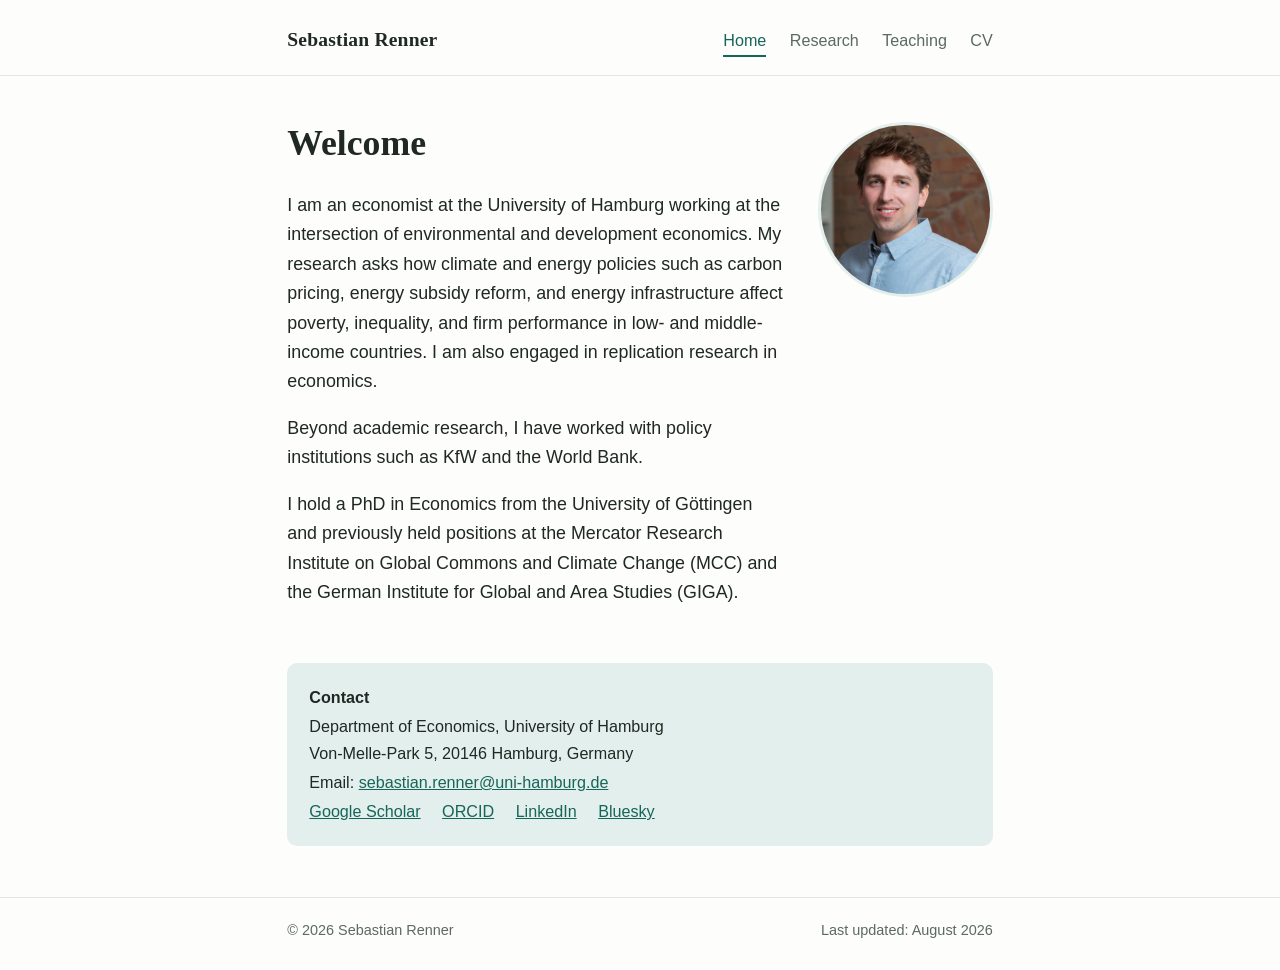
<file: index.html>
<!DOCTYPE html>
<html lang="en">
<head>
<meta charset="utf-8">
<meta name="viewport" content="width=device-width, initial-scale=1">
<title>Sebastian Renner — Environmental &amp; Development Economist</title>
<meta name="description" content="Sebastian Renner is an economist at the University of Hamburg working at the intersection of environmental and development economics.">
<meta property="og:title" content="Sebastian Renner">
<meta property="og:description" content="Economist at the University of Hamburg working at the intersection of environmental and development economics.">
<meta property="og:url" content="https://sebastian-renner.github.io/">
<meta property="og:image" content="https://sebastian-renner.github.io/assets/photo.jpg">
<meta property="og:type" content="profile">
<meta name="twitter:card" content="summary">
<link rel="icon" href="assets/favicon.svg" type="image/svg+xml">
<link rel="stylesheet" href="css/style.css">
</head>
<body>

<header class="site">
  <div class="wrap">
    <a class="name" href="index.html">Sebastian Renner</a>
    <nav>
      <a href="index.html" aria-current="page">Home</a>
      <a href="research.html">Research</a>
      <a href="teaching.html">Teaching</a>
      <a href="cv.html">CV</a>
    </nav>
  </div>
</header>

<main>
  <div class="wrap">
    <div class="intro">
      <div class="intro-text">
        <h1>Welcome</h1>
        <p class="lede">I am an economist at the University of Hamburg working at the
        intersection of environmental and development economics. My research asks how
        climate and energy policies such as carbon pricing, energy subsidy reform, and
        energy infrastructure affect poverty, inequality, and firm performance in low-
        and middle-income countries. I am also engaged in replication research in
        economics.</p>
        <p class="lede">Beyond academic research, I have worked with policy institutions
        such as KfW and the World Bank.</p>
        <p class="lede">I hold a PhD in Economics from the University of Göttingen and
        previously held positions at the Mercator Research Institute on Global Commons
        and Climate Change (MCC) and the German Institute for Global and Area Studies
        (GIGA).</p>
      </div>
      <img class="portrait" src="assets/photo.jpg" alt="Portrait of Sebastian Renner">
    </div>

    <div class="contact">
      <span class="row"><strong>Contact</strong></span>
      <span class="row">Department of Economics, University of Hamburg<br>
      Von-Melle-Park 5, 20146 Hamburg, Germany</span>
      <span class="row">Email: <a id="mail" href="#">please enable JavaScript</a></span>
      <span class="row social">
        <a href="https://scholar.google.com/citations?user=PYekVFMAAAAJ">Google Scholar</a>
        <a href="https://orcid.org/0000-0002-9448-3386">ORCID</a>
        <a href="https://www.linkedin.com/in/sebastian-renner-74776a75">LinkedIn</a>
        <a href="https://bsky.app/profile/sebrenner.bsky.social">Bluesky</a>
      </span>
    </div>
  </div>
</main>

<footer>
  <div class="wrap">
    <span>© 2026 Sebastian Renner</span>
    <span>Last updated: August 2026</span>
  </div>
</footer>

<script>
  (function () {
    var u = ['sebastian', 'renner'].join('.');
    var d = ['uni-hamburg', 'de'].join('.');
    var a = u + '@' + d;
    var el = document.getElementById('mail');
    el.href = 'mai' + 'lto:' + a;
    el.textContent = a;
  })();
</script>

</body>
</html>
</file>
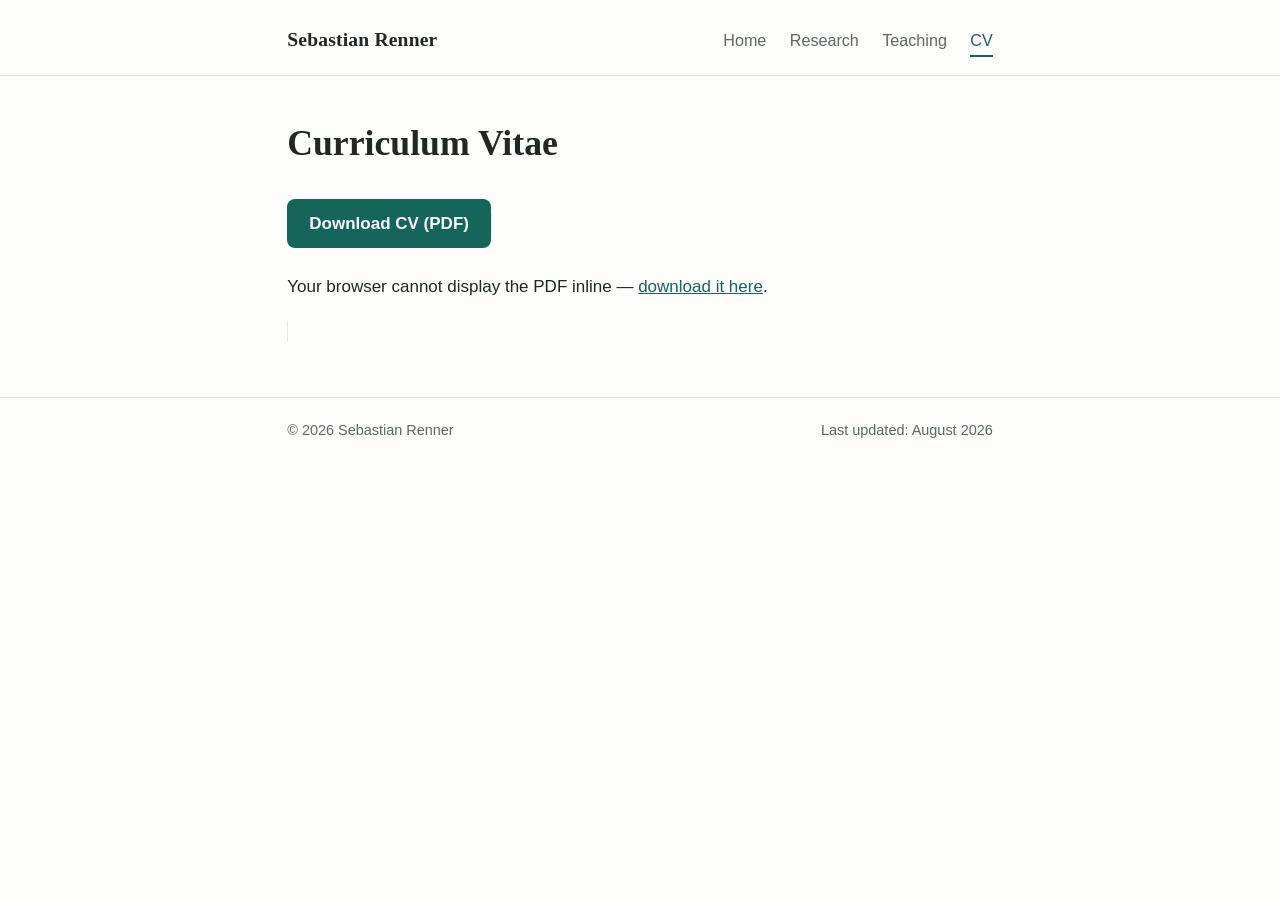
<file: cv.html>
<!DOCTYPE html>
<html lang="en">
<head>
<meta charset="utf-8">
<meta name="viewport" content="width=device-width, initial-scale=1">
<title>CV — Sebastian Renner</title>
<meta name="description" content="Curriculum vitae of Sebastian Renner, University of Hamburg.">
<meta property="og:title" content="CV — Sebastian Renner">
<meta property="og:description" content="Curriculum vitae of Sebastian Renner, University of Hamburg.">
<meta property="og:url" content="https://sebastian-renner.github.io/cv.html">
<meta property="og:image" content="https://sebastian-renner.github.io/assets/photo.jpg">
<meta property="og:type" content="website">
<meta name="twitter:card" content="summary">
<link rel="icon" href="assets/favicon.svg" type="image/svg+xml">
<link rel="stylesheet" href="css/style.css">
</head>
<body>

<header class="site">
  <div class="wrap">
    <a class="name" href="index.html">Sebastian Renner</a>
    <nav>
      <a href="index.html">Home</a>
      <a href="research.html">Research</a>
      <a href="teaching.html">Teaching</a>
      <a href="cv.html" aria-current="page">CV</a>
    </nav>
  </div>
</header>

<main>
  <div class="wrap">
    <h1>Curriculum Vitae</h1>
    <a class="btn" href="assets/CV_Renner.pdf" download>Download CV (PDF)</a>
    <object class="pdf-frame" data="assets/CV_Renner.pdf" type="application/pdf">
      <p>Your browser cannot display the PDF inline —
      <a href="assets/CV_Renner.pdf">download it here</a>.</p>
    </object>
  </div>
</main>

<footer>
  <div class="wrap">
    <span>© 2026 Sebastian Renner</span>
    <span>Last updated: August 2026</span>
  </div>
</footer>

</body>
</html>
</file>
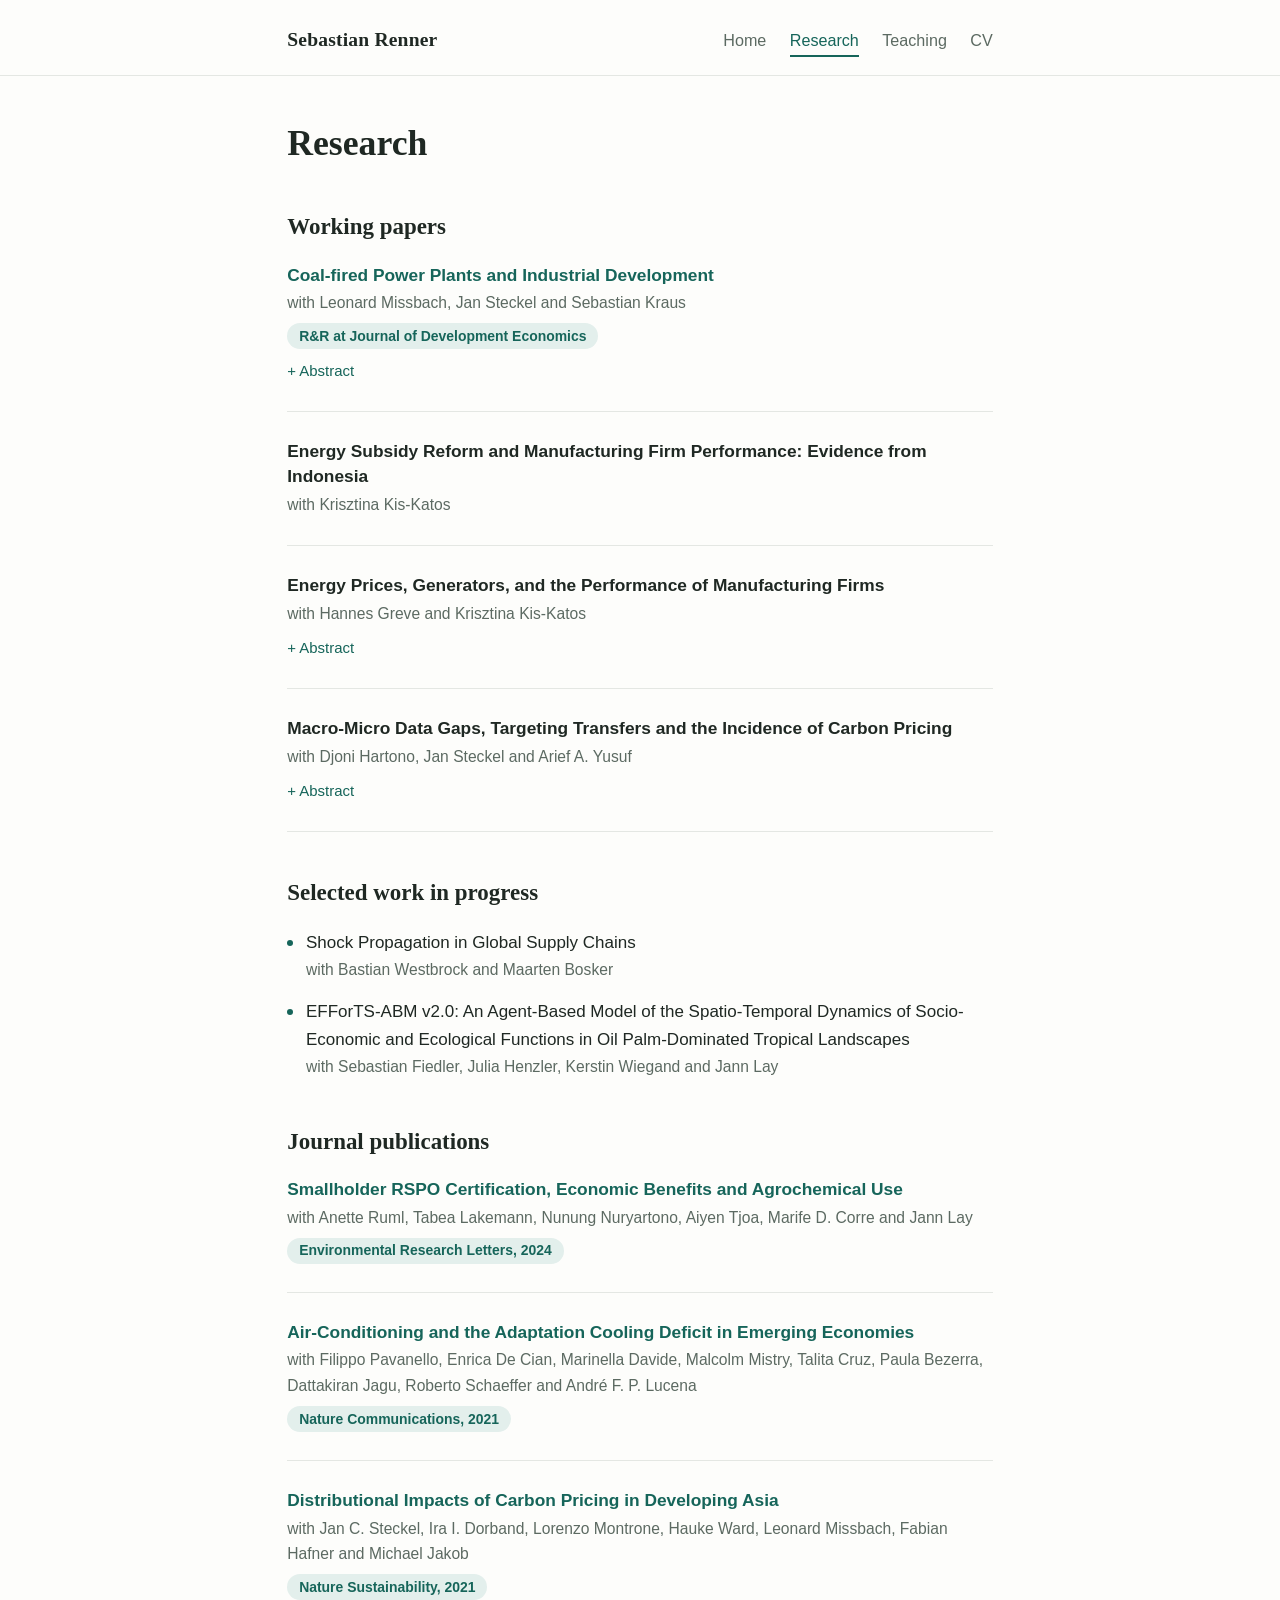
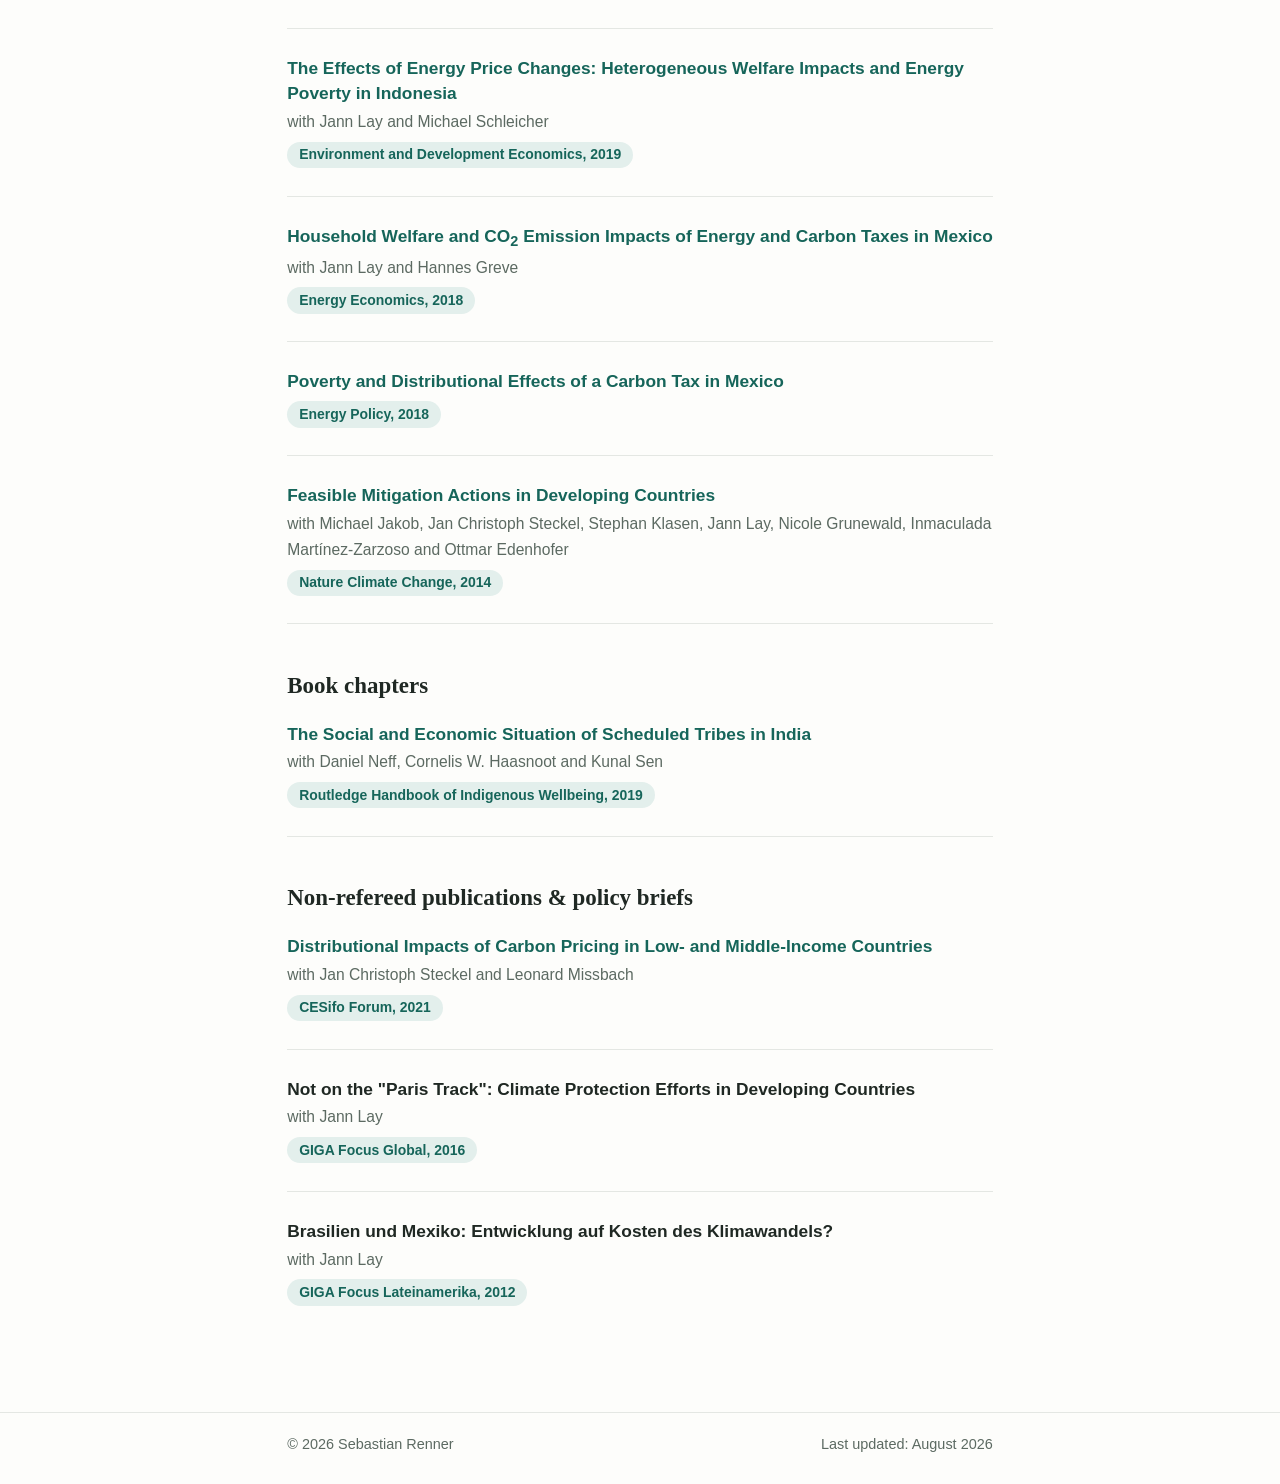
<file: research.html>
<!DOCTYPE html>
<html lang="en">
<head>
<meta charset="utf-8">
<meta name="viewport" content="width=device-width, initial-scale=1">
<title>Research — Sebastian Renner</title>
<meta name="description" content="Working papers and publications by Sebastian Renner in environmental and development economics.">
<meta property="og:title" content="Research — Sebastian Renner">
<meta property="og:description" content="Working papers and publications in environmental and development economics.">
<meta property="og:url" content="https://sebastian-renner.github.io/research.html">
<meta property="og:image" content="https://sebastian-renner.github.io/assets/photo.jpg">
<meta property="og:type" content="website">
<meta name="twitter:card" content="summary">
<link rel="icon" href="assets/favicon.svg" type="image/svg+xml">
<link rel="stylesheet" href="css/style.css">
</head>
<body>

<header class="site">
  <div class="wrap">
    <a class="name" href="index.html">Sebastian Renner</a>
    <nav>
      <a href="index.html">Home</a>
      <a href="research.html" aria-current="page">Research</a>
      <a href="teaching.html">Teaching</a>
      <a href="cv.html">CV</a>
    </nav>
  </div>
</header>

<main>
  <div class="wrap">
    <h1>Research</h1>

    <h2>Working papers</h2>

    <div class="paper">
      <div class="title"><a href="https://www.econstor.eu/bitstream/10419/300209/1/Missbach-Coal-fired-power-plants.pdf">Coal-fired Power Plants and Industrial Development</a></div>
      <div class="authors">with Leonard Missbach, Jan Steckel and Sebastian Kraus</div>
      <span class="venue">R&amp;R at Journal of Development Economics</span>
      <details>
        <summary>Abstract</summary>
        <p>Past periods of industrial development have gone hand in hand with the burning of coal,
        but there is little evidence on the effects of coal infrastructure on manufacturing growth
        in today's industrializing economies. We quantify the direct and indirect effects of
        coal-fired power plant commissioning on local incumbent manufacturing firms in Indonesia
        during a coal phase-in period between 1984 and 2015. We analyze spatially and temporally
        explicit manufacturing and power plant data in a stacked difference-in-difference
        framework. Leveraging quasi-random variation in treatment timing, we show that coal-fired
        power plants have led incumbent larger firms to increase employment, inputs, and outputs.
        In contrast, smaller firms remained unaffected. We identify mediating channels including
        improved electricity supply and transportation infrastructure, and increased competition
        for labor. Ongoing efforts to reduce global coal capacity need to take such effects into
        account.</p>
      </details>
    </div>

    <div class="paper">
      <div class="title">Energy Subsidy Reform and Manufacturing Firm Performance: Evidence from Indonesia</div>
      <div class="authors">with Krisztina Kis-Katos</div>
    </div>

    <div class="paper">
      <div class="title">Energy Prices, Generators, and the Performance of Manufacturing Firms</div>
      <div class="authors">with Hannes Greve and Krisztina Kis-Katos</div>
      <details>
        <summary>Abstract</summary>
        <p>Energy price subsidies and the use of generators by firms are common in low- and
        middle-income countries, leading to a critical mix of inefficient production structures.
        In the context of often unreliable electricity supply infrastructure, targeted subsidy
        reductions for fuel and electricity are politically challenging due to fears of adverse
        effects on production, further complicated by the widespread use of generators. We exploit
        a large energy subsidy reduction policy using a rich panel data set of manufacturing firms
        in Indonesia to estimate the impact on the performance of manufacturing firms. We find
        that firms experience slightly lower productivity and reduce output by lowering inputs of
        energy, materials, capital, and labor. Increases in diesel tariffs lead to nonadoption,
        while increases in electricity tariffs appear to lead to adoption of generator use. We
        also find that generator-dependent firms reduce total output, value added, material
        inputs, and labor relative to other firms as fuel tariffs increase. Our findings have
        important implications for the design of climate and energy policies, particularly in
        contexts where many firms rely on generators for electricity generation.</p>
      </details>
    </div>

    <div class="paper">
      <div class="title">Macro-Micro Data Gaps, Targeting Transfers and the Incidence of Carbon Pricing</div>
      <div class="authors">with Djoni Hartono, Jan Steckel and Arief A. Yusuf</div>
      <details>
        <summary>Abstract</summary>
        <p>Our analysis explores the full range of the vertical and horizontal distributional
        impacts of carbon pricing, while addressing two important issues prevalent in low- and
        middle-income countries. First, there is a large observed gap between survey based and
        national accounts aggregates of household income. We address this gap by adjusting the
        survey based income distribution with correction factors based on detailed national
        accounts data and simulated distribution functions. Ignoring this data gap is shown to
        severely underestimate income inequality and results in skewed distributional impacts.
        Beyond this measurement issue, the second focus is on the institutional capacity for
        redistribution via social transfers. We identify available revenue recycling scenarios,
        drawing both on hypothetical and existing social transfer schemes in Indonesia, including
        unconditional cash transfers based on social registry information. While all revenue
        recycling schemes significantly reduce the average burden, available targeting mechanisms
        of social protection infrastructure are imperfect and exclude a substantial share of poor
        and vulnerable households. Our study has important implications beyond environmental
        policy, illustrating the empirical challenges of understanding the distributional
        implications of economic shocks in LMICs.</p>
      </details>
    </div>

    <h2>Selected work in progress</h2>

    <ul class="plain">
      <li>Shock Propagation in Global Supply Chains
        <div class="authors">with Bastian Westbrock and Maarten Bosker</div></li>
      <li>EFForTS-ABM v2.0: An Agent-Based Model of the Spatio-Temporal Dynamics of Socio-Economic and Ecological Functions in Oil Palm-Dominated Tropical Landscapes
        <div class="authors">with Sebastian Fiedler, Julia Henzler, Kerstin Wiegand and Jann Lay</div></li>
    </ul>

    <h2>Journal publications</h2>

    <div class="paper">
      <div class="title"><a href="https://doi.org/10.1088/1748-9326/ad8367">Smallholder RSPO Certification, Economic Benefits and Agrochemical Use</a></div>
      <div class="authors">with Anette Ruml, Tabea Lakemann, Nunung Nuryartono, Aiyen Tjoa, Marife D. Corre and Jann Lay</div>
      <span class="venue">Environmental Research Letters, 2024</span>
    </div>

    <div class="paper">
      <div class="title"><a href="https://doi.org/10.1038/s41467-021-26592-2">Air-Conditioning and the Adaptation Cooling Deficit in Emerging Economies</a></div>
      <div class="authors">with Filippo Pavanello, Enrica De Cian, Marinella Davide, Malcolm Mistry, Talita Cruz, Paula Bezerra, Dattakiran Jagu, Roberto Schaeffer and André F. P. Lucena</div>
      <span class="venue">Nature Communications, 2021</span>
    </div>

    <div class="paper">
      <div class="title"><a href="https://doi.org/10.1038/s41893-021-00758-8">Distributional Impacts of Carbon Pricing in Developing Asia</a></div>
      <div class="authors">with Jan C. Steckel, Ira I. Dorband, Lorenzo Montrone, Hauke Ward, Leonard Missbach, Fabian Hafner and Michael Jakob</div>
      <span class="venue">Nature Sustainability, 2021</span>
    </div>

    <div class="paper">
      <div class="title"><a href="https://doi.org/10.1017/S1355770X18000402">The Effects of Energy Price Changes: Heterogeneous Welfare Impacts and Energy Poverty in Indonesia</a></div>
      <div class="authors">with Jann Lay and Michael Schleicher</div>
      <span class="venue">Environment and Development Economics, 2019</span>
    </div>

    <div class="paper">
      <div class="title"><a href="https://doi.org/10.1016/j.eneco.2018.04.009">Household Welfare and CO<sub>2</sub> Emission Impacts of Energy and Carbon Taxes in Mexico</a></div>
      <div class="authors">with Jann Lay and Hannes Greve</div>
      <span class="venue">Energy Economics, 2018</span>
    </div>

    <div class="paper">
      <div class="title"><a href="https://doi.org/10.1016/j.enpol.2017.10.011">Poverty and Distributional Effects of a Carbon Tax in Mexico</a></div>
      <span class="venue">Energy Policy, 2018</span>
    </div>

    <div class="paper">
      <div class="title"><a href="https://doi.org/10.1038/nclimate2370">Feasible Mitigation Actions in Developing Countries</a></div>
      <div class="authors">with Michael Jakob, Jan Christoph Steckel, Stephan Klasen, Jann Lay, Nicole Grunewald, Inmaculada Martínez-Zarzoso and Ottmar Edenhofer</div>
      <span class="venue">Nature Climate Change, 2014</span>
    </div>

    <h2>Book chapters</h2>

    <div class="paper">
      <div class="title"><a href="https://doi.org/10.4324/9781351051262">The Social and Economic Situation of Scheduled Tribes in India</a></div>
      <div class="authors">with Daniel Neff, Cornelis W. Haasnoot and Kunal Sen</div>
      <span class="venue">Routledge Handbook of Indigenous Wellbeing, 2019</span>
    </div>

    <h2>Non-refereed publications &amp; policy briefs</h2>

    <div class="paper">
      <div class="title"><a href="https://www.cesifo.org/DocDL/CESifo-Forum-2021-5-steckel-renner-missbach-carbon-pricing-september.pdf">Distributional Impacts of Carbon Pricing in Low- and Middle-Income Countries</a></div>
      <div class="authors">with Jan Christoph Steckel and Leonard Missbach</div>
      <span class="venue">CESifo Forum, 2021</span>
    </div>

    <div class="paper">
      <div class="title">Not on the "Paris Track": Climate Protection Efforts in Developing Countries</div>
      <div class="authors">with Jann Lay</div>
      <span class="venue">GIGA Focus Global, 2016</span>
    </div>

    <div class="paper">
      <div class="title">Brasilien und Mexiko: Entwicklung auf Kosten des Klimawandels?</div>
      <div class="authors">with Jann Lay</div>
      <span class="venue">GIGA Focus Lateinamerika, 2012</span>
    </div>

  </div>
</main>

<footer>
  <div class="wrap">
    <span>© 2026 Sebastian Renner</span>
    <span>Last updated: August 2026</span>
  </div>
</footer>

</body>
</html>
</file>
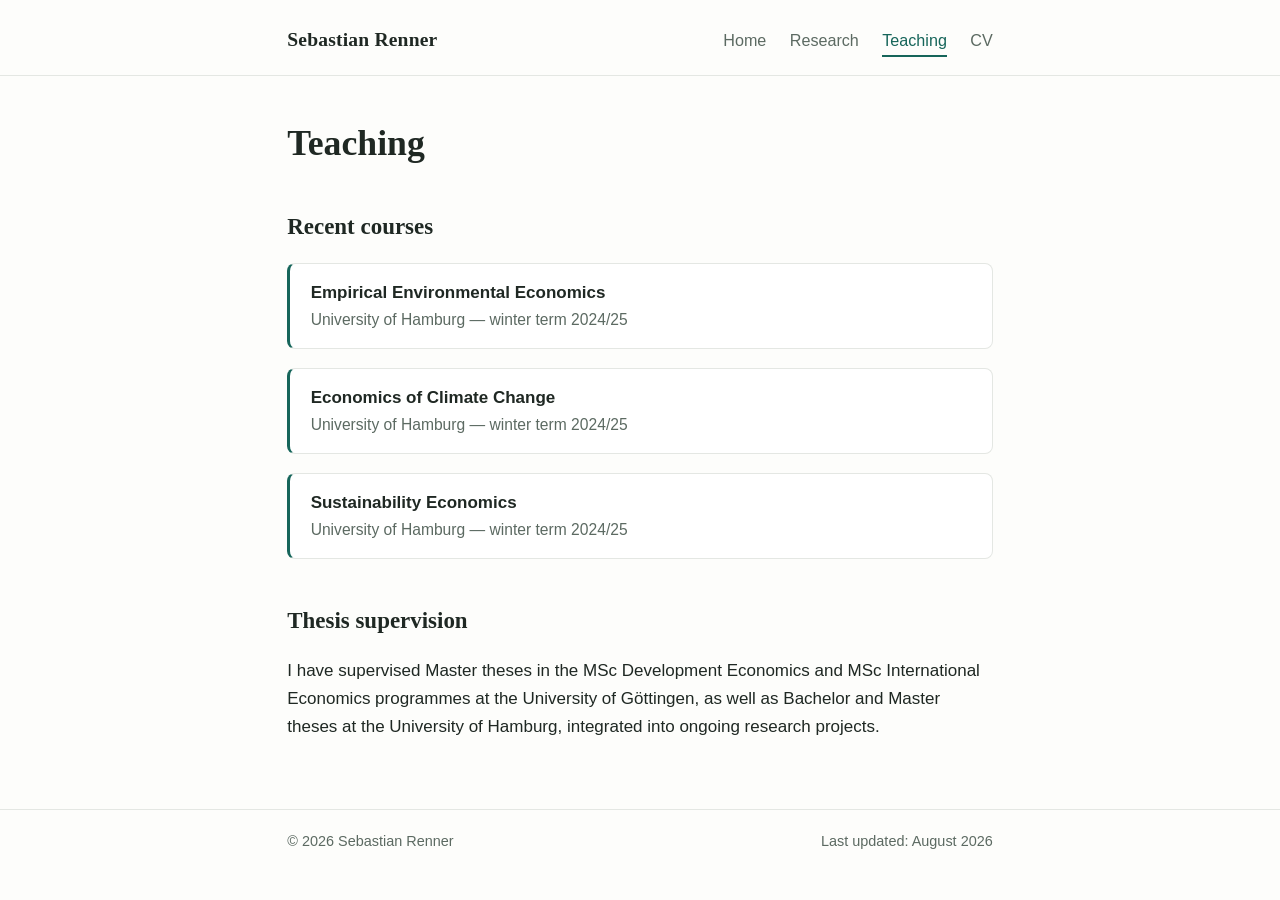
<file: teaching.html>
<!DOCTYPE html>
<html lang="en">
<head>
<meta charset="utf-8">
<meta name="viewport" content="width=device-width, initial-scale=1">
<title>Teaching — Sebastian Renner</title>
<meta name="description" content="Teaching by Sebastian Renner at the University of Hamburg.">
<meta property="og:title" content="Teaching — Sebastian Renner">
<meta property="og:description" content="Courses and thesis supervision at the University of Hamburg.">
<meta property="og:url" content="https://sebastian-renner.github.io/teaching.html">
<meta property="og:image" content="https://sebastian-renner.github.io/assets/photo.jpg">
<meta property="og:type" content="website">
<meta name="twitter:card" content="summary">
<link rel="icon" href="assets/favicon.svg" type="image/svg+xml">
<link rel="stylesheet" href="css/style.css">
</head>
<body>

<header class="site">
  <div class="wrap">
    <a class="name" href="index.html">Sebastian Renner</a>
    <nav>
      <a href="index.html">Home</a>
      <a href="research.html">Research</a>
      <a href="teaching.html" aria-current="page">Teaching</a>
      <a href="cv.html">CV</a>
    </nav>
  </div>
</header>

<main>
  <div class="wrap">
    <h1>Teaching</h1>

    <h2>Recent courses</h2>

    <div class="course">
      <div class="what">Empirical Environmental Economics</div>
      <div class="where">University of Hamburg — winter term 2024/25</div>
    </div>

    <div class="course">
      <div class="what">Economics of Climate Change</div>
      <div class="where">University of Hamburg — winter term 2024/25</div>
    </div>

    <div class="course">
      <div class="what">Sustainability Economics</div>
      <div class="where">University of Hamburg — winter term 2024/25</div>
    </div>

    <h2>Thesis supervision</h2>
    <p>I have supervised Master theses in the MSc Development Economics and MSc International
    Economics programmes at the University of Göttingen, as well as Bachelor and Master theses
    at the University of Hamburg, integrated into ongoing research projects.</p>
  </div>
</main>

<footer>
  <div class="wrap">
    <span>© 2026 Sebastian Renner</span>
    <span>Last updated: August 2026</span>
  </div>
</footer>

</body>
</html>
</file>
<file: css/style.css>
/* Sebastian Renner — personal academic site */

:root {
  --bg: #fdfdfb;
  --text: #1f2823;
  --muted: #5c6a62;
  --accent: #16655a;
  --accent-soft: #e3efec;
  --rule: #e4e7e3;
  --card: #ffffff;
}

@media (prefers-color-scheme: dark) {
  :root {
    --bg: #141816;
    --text: #e8ebe8;
    --muted: #9aa8a0;
    --accent: #5fc2b2;
    --accent-soft: #1e2f2b;
    --rule: #2a322e;
    --card: #191f1c;
  }
}

* { margin: 0; padding: 0; box-sizing: border-box; }

html { font-size: 17px; }

body {
  background: var(--bg);
  color: var(--text);
  font-family: -apple-system, BlinkMacSystemFont, "Segoe UI", Roboto, "Helvetica Neue", Arial, sans-serif;
  line-height: 1.65;
  -webkit-font-smoothing: antialiased;
}

.wrap {
  max-width: 44rem;
  margin: 0 auto;
  padding: 0 1.25rem;
}

/* ---------- header / nav ---------- */

header.site {
  border-bottom: 1px solid var(--rule);
}

.site .wrap {
  display: flex;
  align-items: baseline;
  justify-content: space-between;
  flex-wrap: wrap;
  gap: 0.25rem 1rem;
  padding-top: 1.4rem;
  padding-bottom: 1.1rem;
}

.site .name {
  font-family: Georgia, "Times New Roman", serif;
  font-size: 1.15rem;
  font-weight: 700;
  letter-spacing: 0.01em;
  color: var(--text);
  text-decoration: none;
}

nav a {
  color: var(--muted);
  text-decoration: none;
  font-size: 0.95rem;
  margin-left: 1.1rem;
  padding-bottom: 0.35rem;
}

nav a:first-child { margin-left: 0; }

nav a:hover { color: var(--accent); }

nav a[aria-current="page"] {
  color: var(--accent);
  border-bottom: 2px solid var(--accent);
}

/* ---------- main ---------- */

main {
  padding: 2.75rem 0 3rem;
}

h1 {
  font-family: Georgia, "Times New Roman", serif;
  font-size: 2.1rem;
  font-weight: 700;
  line-height: 1.2;
  margin-bottom: 1.5rem;
}

h2 {
  font-family: Georgia, "Times New Roman", serif;
  font-size: 1.35rem;
  font-weight: 700;
  margin: 2.5rem 0 1rem;
}

h2:first-child { margin-top: 0; }

p { margin-bottom: 1rem; }

a { color: var(--accent); }

a:hover { text-decoration-thickness: 2px; }

/* ---------- home ---------- */

.intro {
  display: flex;
  gap: 2rem;
  align-items: flex-start;
}

.intro-text { flex: 1; }

.portrait {
  width: 175px;
  height: 175px;
  object-fit: cover;
  object-position: 60% 20%;
  border-radius: 50%;
  flex-shrink: 0;
  border: 3px solid var(--accent-soft);
}

.lede {
  font-size: 1.05rem;
}

.contact {
  margin-top: 2.25rem;
  padding: 1.1rem 1.3rem;
  background: var(--accent-soft);
  border-radius: 10px;
  font-size: 0.95rem;
}

.contact .row { display: block; margin: 0.15rem 0; }

.contact strong { font-weight: 600; }

.social {
  margin-top: 0.5rem;
}

.social a {
  margin-right: 1rem;
  font-weight: 500;
}

/* ---------- research ---------- */

.paper {
  margin-bottom: 1.6rem;
  padding-bottom: 1.6rem;
  border-bottom: 1px solid var(--rule);
}

.paper:last-child { border-bottom: none; }

.paper .title {
  font-weight: 600;
  font-size: 1.02rem;
  line-height: 1.45;
}

.paper .title a { text-decoration: none; }

.paper .title a:hover { text-decoration: underline; }

.paper .authors {
  color: var(--muted);
  font-size: 0.92rem;
  margin-top: 0.15rem;
}

.paper .venue {
  display: inline-block;
  margin-top: 0.4rem;
  font-size: 0.82rem;
  font-weight: 600;
  color: var(--accent);
  background: var(--accent-soft);
  border-radius: 999px;
  padding: 0.1rem 0.7rem;
}

.paper details {
  margin-top: 0.55rem;
  font-size: 0.92rem;
  color: var(--muted);
}

.paper details summary {
  cursor: pointer;
  color: var(--accent);
  font-weight: 500;
  font-size: 0.88rem;
  list-style: none;
}

.paper details summary::-webkit-details-marker { display: none; }

.paper details summary::before { content: "+ "; }

.paper details[open] summary::before { content: "− "; }

.paper details p { margin-top: 0.45rem; text-align: justify; }

ul.plain {
  list-style: none;
}

ul.plain li {
  margin-bottom: 0.9rem;
  padding-left: 1.1rem;
  position: relative;
}

ul.plain li::before {
  content: "";
  position: absolute;
  left: 0;
  top: 0.62em;
  width: 6px;
  height: 6px;
  border-radius: 50%;
  background: var(--accent);
}

ul.plain .authors {
  color: var(--muted);
  font-size: 0.92rem;
}

/* ---------- teaching / cv ---------- */

.course {
  margin-bottom: 1.1rem;
  padding: 0.9rem 1.2rem;
  background: var(--card);
  border: 1px solid var(--rule);
  border-left: 3px solid var(--accent);
  border-radius: 8px;
}

.course .what { font-weight: 600; }

.course .where { color: var(--muted); font-size: 0.92rem; }

.btn {
  display: inline-block;
  background: var(--accent);
  color: var(--bg);
  font-weight: 600;
  text-decoration: none;
  padding: 0.6rem 1.3rem;
  border-radius: 8px;
  margin: 0.5rem 0 1.5rem;
}

.btn:hover { opacity: 0.9; }

.pdf-frame {
  width: 100%;
  height: 75vh;
  border: 1px solid var(--rule);
  border-radius: 8px;
}

/* ---------- footer ---------- */

footer {
  border-top: 1px solid var(--rule);
  color: var(--muted);
  font-size: 0.85rem;
}

footer .wrap {
  padding-top: 1.2rem;
  padding-bottom: 1.6rem;
  display: flex;
  justify-content: space-between;
  flex-wrap: wrap;
  gap: 0.5rem;
}

/* ---------- responsive ---------- */

@media (max-width: 620px) {
  html { font-size: 16px; }
  .intro { flex-direction: column-reverse; align-items: center; text-align: left; }
  .portrait { width: 150px; height: 150px; }
  h1 { font-size: 1.7rem; }
  .site .wrap { flex-direction: column; }
  nav a { margin-left: 0; margin-right: 1rem; }
}
</file>
